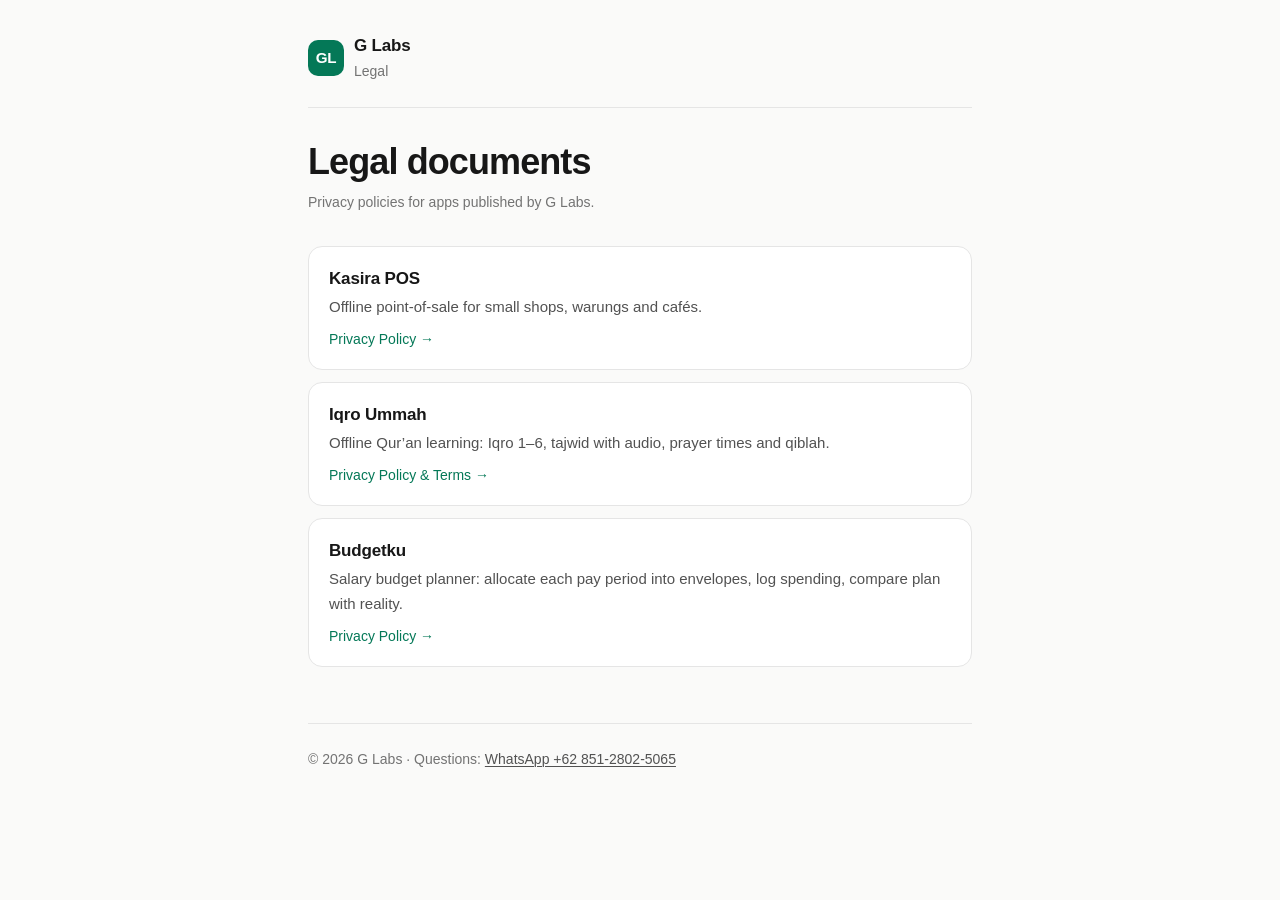
<file: index.html>
<!DOCTYPE html>
<html lang="en">
<head>
<meta charset="utf-8">
<meta name="viewport" content="width=device-width, initial-scale=1">
<title>Legal — G Labs</title>
<meta name="description" content="Privacy policies and legal documents for apps published by G Labs.">
<link rel="stylesheet" href="assets/style.css">
</head>
<body>
<div class="wrap">

  <header class="masthead">
    <div class="mark">GL</div>
    <div>
      <div class="masthead-name">G Labs</div>
      <div class="masthead-sub">Legal</div>
    </div>
  </header>

  <main>
    <h1>Legal documents</h1>
    <p class="updated">Privacy policies for apps published by G Labs.</p>

    <ul class="apps">
      <li>
        <a class="app-card" href="kasira/">
          <div class="app-card-name">Kasira POS</div>
          <div class="app-card-desc">
            Offline point-of-sale for small shops, warungs and cafés.
          </div>
          <div class="app-card-links">Privacy Policy →</div>
        </a>
      </li>
      <li>
        <a class="app-card" href="iqro-ummah/">
          <div class="app-card-name">Iqro Ummah</div>
          <div class="app-card-desc">
            Offline Qur’an learning: Iqro 1–6, tajwid with audio, prayer times and qiblah.
          </div>
          <div class="app-card-links">Privacy Policy &amp; Terms →</div>
        </a>
      </li>
      <li>
        <a class="app-card" href="budgetku/">
          <div class="app-card-name">Budgetku</div>
          <div class="app-card-desc">
            Salary budget planner: allocate each pay period into envelopes, log spending, compare plan with reality.
          </div>
          <div class="app-card-links">Privacy Policy →</div>
        </a>
      </li>
    </ul>
  </main>

  <footer class="foot">
    <p>© 2026 G Labs · Questions: <a href="https://wa.me/6285128025065">WhatsApp +62 851-2802-5065</a></p>
  </footer>

</div>
</body>
</html>
</file>
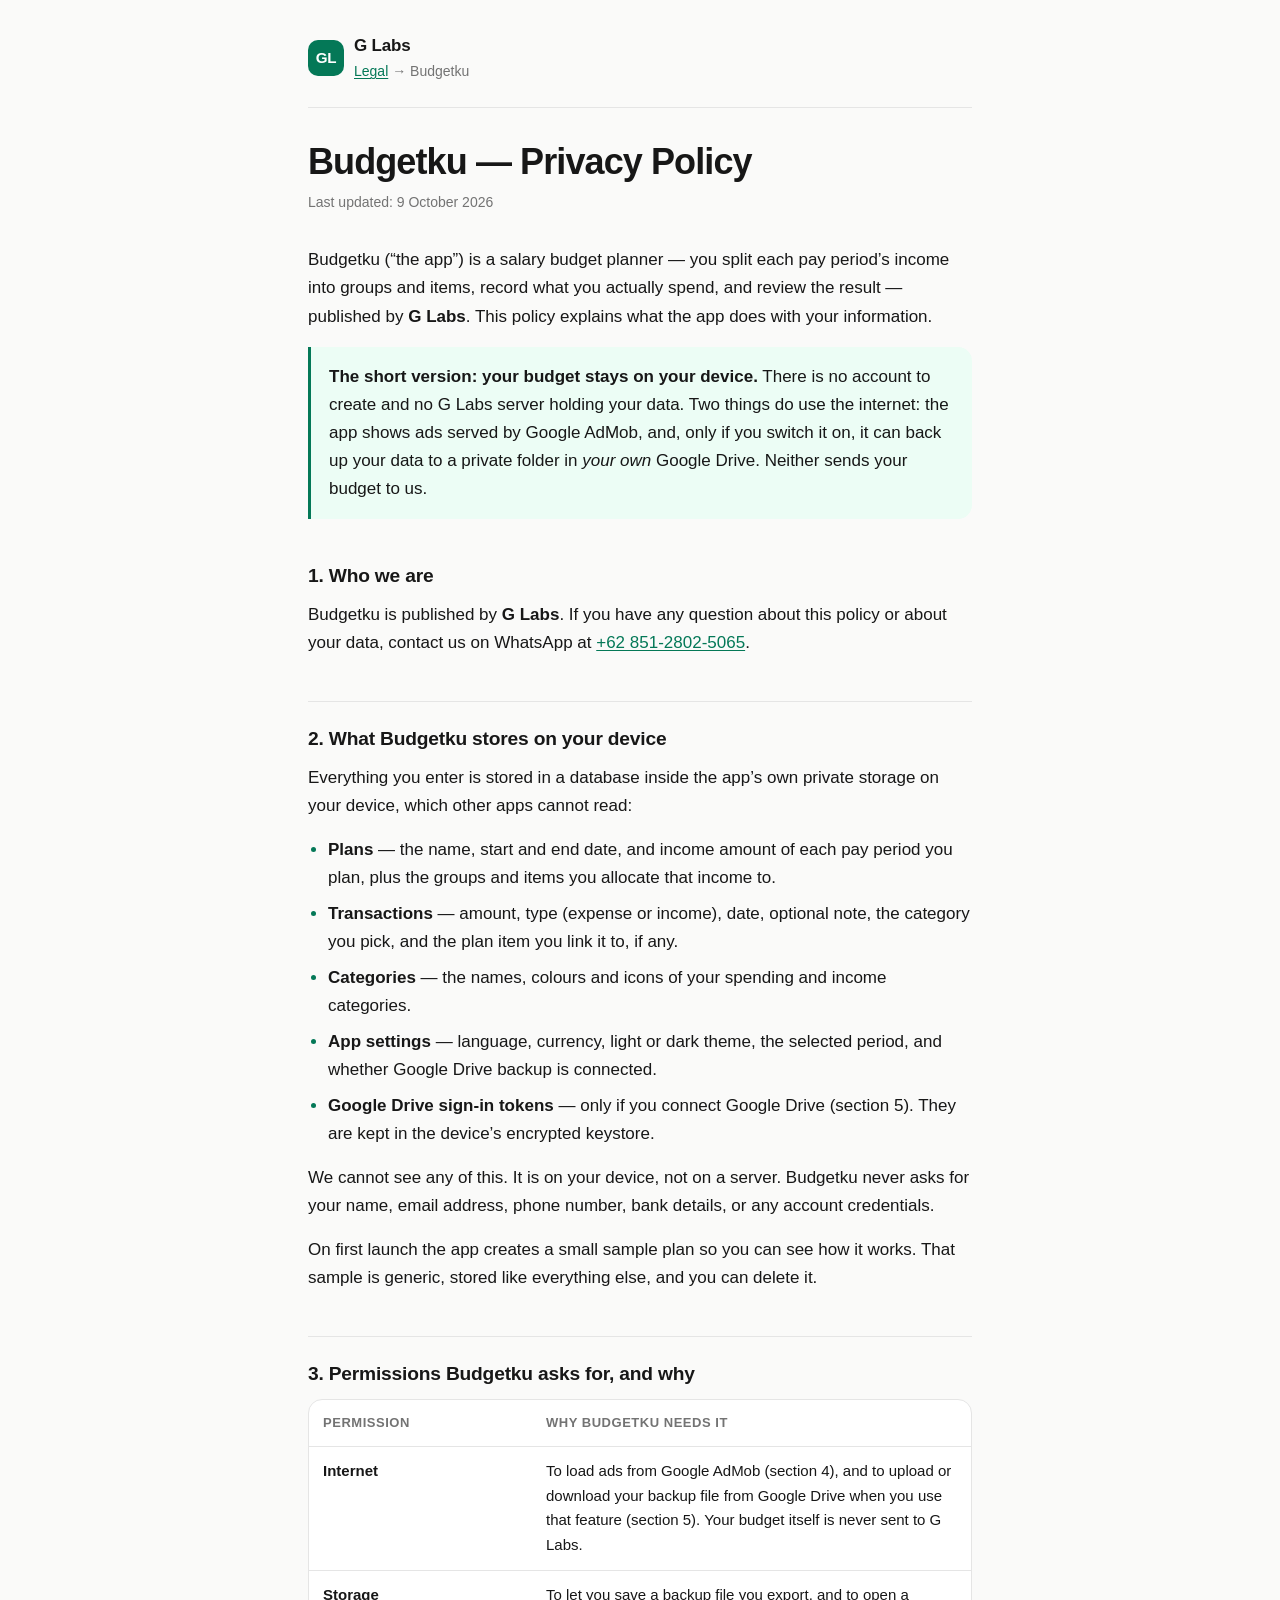
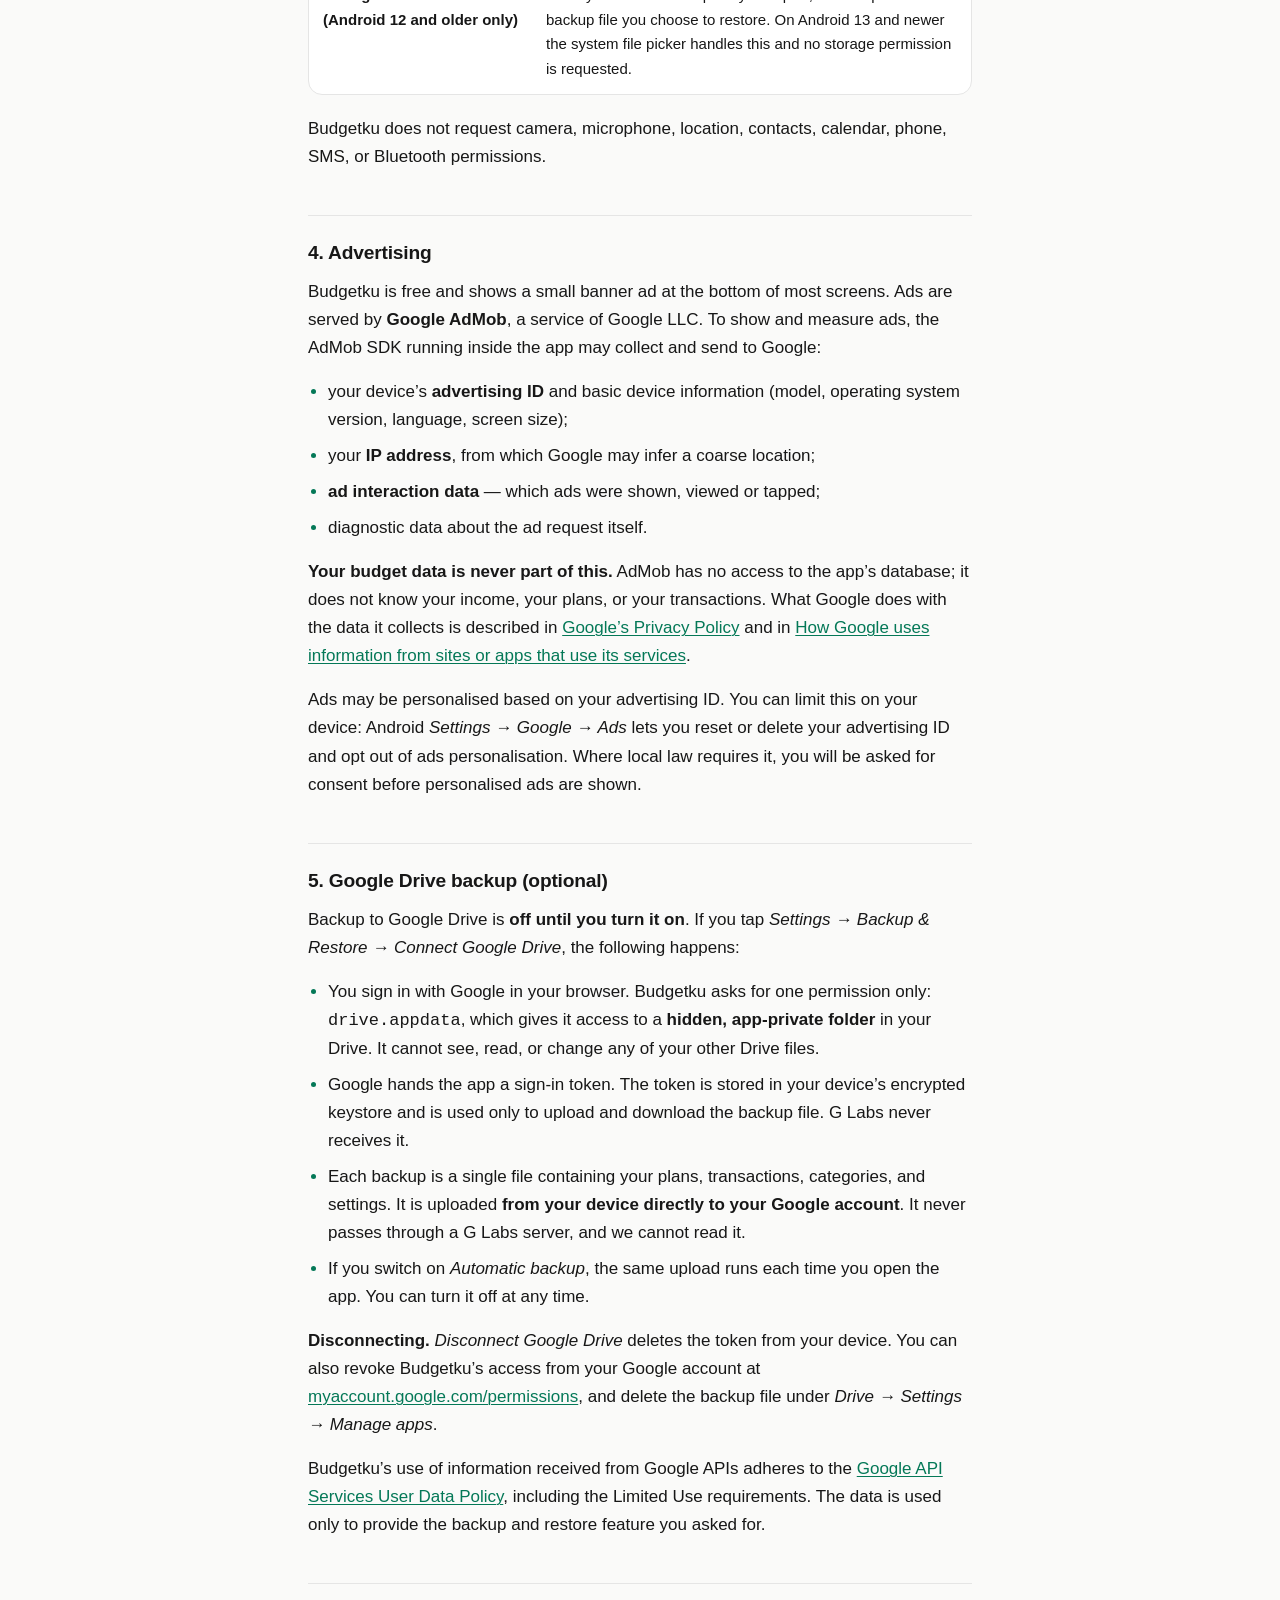
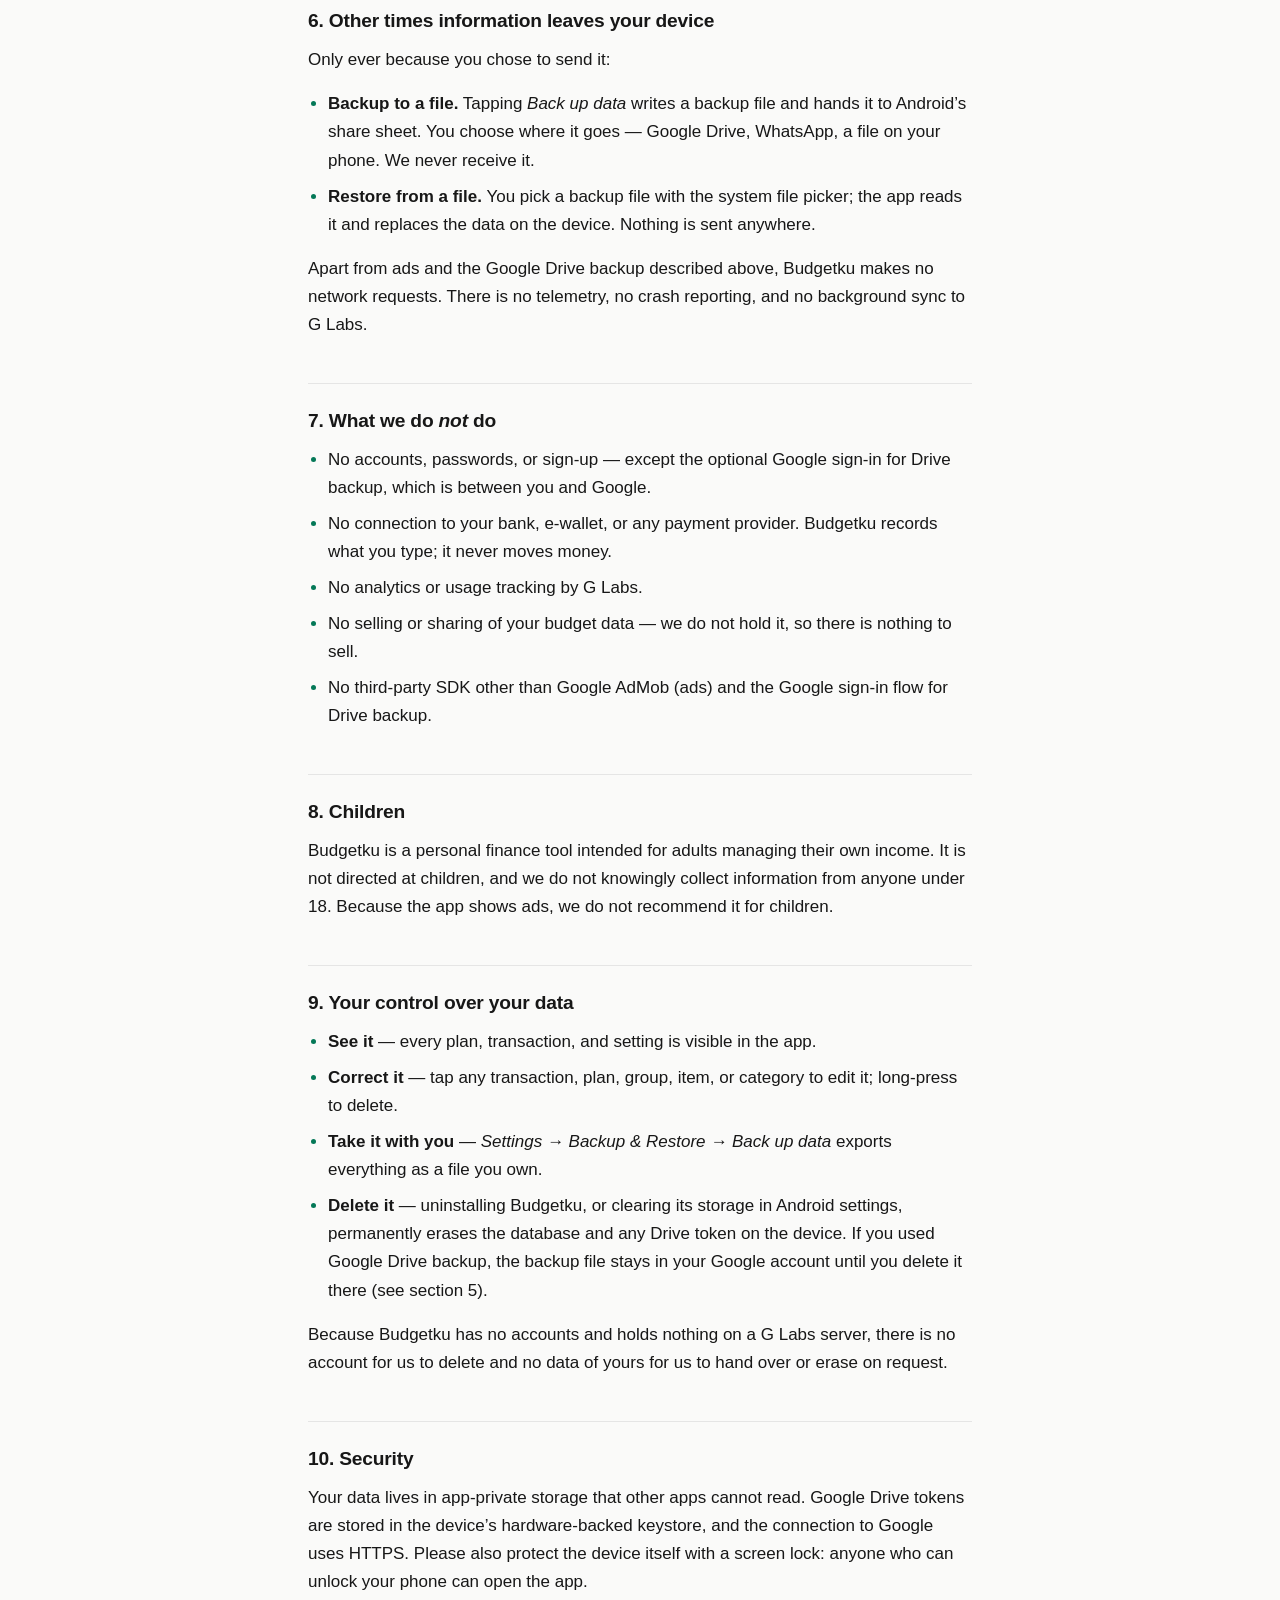
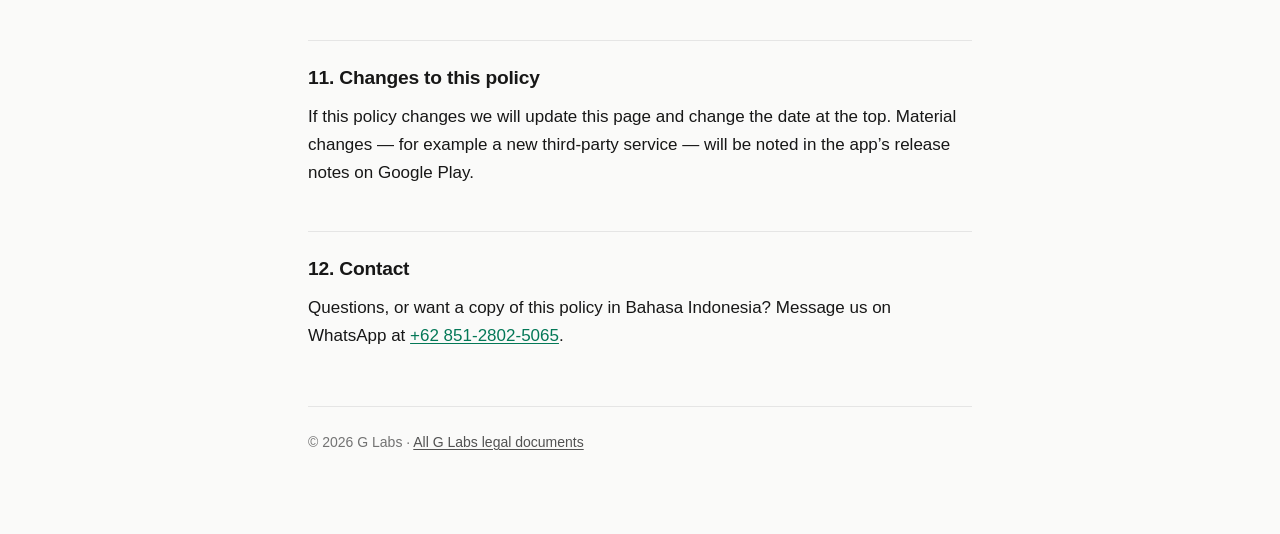
<file: budgetku/index.html>
<!DOCTYPE html>
<html lang="en">
<head>
<meta charset="utf-8">
<meta name="viewport" content="width=device-width, initial-scale=1">
<title>Privacy Policy — Budgetku | G Labs</title>
<meta name="description" content="Privacy policy for Budgetku, the salary budget planner by G Labs. Your budget stays on your device; the app shows ads and can back up to your own Google Drive if you choose.">
<link rel="stylesheet" href="../assets/style.css">
</head>
<body>
<div class="wrap">

  <header class="masthead">
    <div class="mark">GL</div>
    <div>
      <div class="masthead-name">G Labs</div>
      <div class="masthead-sub"><a href="../">Legal</a> → Budgetku</div>
    </div>
  </header>

  <main>
    <h1>Budgetku — Privacy Policy</h1>
    <p class="updated">Last updated: 9 October 2026</p>

    <p>
      Budgetku (“the app”) is a salary budget planner — you split each pay period’s income into
      groups and items, record what you actually spend, and review the result — published by
      <strong>G Labs</strong>. This policy explains what the app does with your information.
    </p>

    <div class="lede">
      <p>
        <strong>The short version: your budget stays on your device.</strong> There is no account
        to create and no G Labs server holding your data. Two things do use the internet: the app
        shows ads served by Google AdMob, and, only if you switch it on, it can back up your data
        to a private folder in <em>your own</em> Google Drive. Neither sends your budget to us.
      </p>
    </div>

    <h2>1. Who we are</h2>
    <p>
      Budgetku is published by <strong>G Labs</strong>. If you have any question about this policy
      or about your data, contact us on WhatsApp at
      <a href="https://wa.me/6285128025065">+62&nbsp;851-2802-5065</a>.
    </p>

    <h2>2. What Budgetku stores on your device</h2>
    <p>
      Everything you enter is stored in a database inside the app’s own private storage on your
      device, which other apps cannot read:
    </p>
    <ul>
      <li>
        <strong>Plans</strong> — the name, start and end date, and income amount of each pay
        period you plan, plus the groups and items you allocate that income to.
      </li>
      <li>
        <strong>Transactions</strong> — amount, type (expense or income), date, optional note,
        the category you pick, and the plan item you link it to, if any.
      </li>
      <li>
        <strong>Categories</strong> — the names, colours and icons of your spending and income
        categories.
      </li>
      <li>
        <strong>App settings</strong> — language, currency, light or dark theme, the selected
        period, and whether Google Drive backup is connected.
      </li>
      <li>
        <strong>Google Drive sign-in tokens</strong> — only if you connect Google Drive (section 5).
        They are kept in the device’s encrypted keystore.
      </li>
    </ul>
    <p>
      We cannot see any of this. It is on your device, not on a server. Budgetku never asks for
      your name, email address, phone number, bank details, or any account credentials.
    </p>
    <p>
      On first launch the app creates a small sample plan so you can see how it works. That sample
      is generic, stored like everything else, and you can delete it.
    </p>

    <h2>3. Permissions Budgetku asks for, and why</h2>
    <div class="table-scroll">
      <table>
        <thead>
          <tr>
            <th scope="col">Permission</th>
            <th scope="col">Why Budgetku needs it</th>
          </tr>
        </thead>
        <tbody>
          <tr>
            <th scope="row">Internet</th>
            <td>
              To load ads from Google AdMob (section 4), and to upload or download your backup
              file from Google Drive when you use that feature (section 5). Your budget itself is
              never sent to G Labs.
            </td>
          </tr>
          <tr>
            <th scope="row">Storage<br>(Android&nbsp;12 and older only)</th>
            <td>
              To let you save a backup file you export, and to open a backup file you choose to
              restore. On Android 13 and newer the system file picker handles this and no storage
              permission is requested.
            </td>
          </tr>
        </tbody>
      </table>
    </div>
    <p>
      Budgetku does not request camera, microphone, location, contacts, calendar, phone, SMS, or
      Bluetooth permissions.
    </p>

    <h2>4. Advertising</h2>
    <p>
      Budgetku is free and shows a small banner ad at the bottom of most screens. Ads are served
      by <strong>Google AdMob</strong>, a service of Google LLC. To show and measure ads, the
      AdMob SDK running inside the app may collect and send to Google:
    </p>
    <ul>
      <li>your device’s <strong>advertising ID</strong> and basic device information (model,
          operating system version, language, screen size);</li>
      <li>your <strong>IP address</strong>, from which Google may infer a coarse location;</li>
      <li><strong>ad interaction data</strong> — which ads were shown, viewed or tapped;</li>
      <li>diagnostic data about the ad request itself.</li>
    </ul>
    <p>
      <strong>Your budget data is never part of this.</strong> AdMob has no access to the app’s
      database; it does not know your income, your plans, or your transactions. What Google does
      with the data it collects is described in
      <a href="https://policies.google.com/privacy">Google’s Privacy Policy</a> and in
      <a href="https://support.google.com/admob/answer/6128543">How Google uses information from
      sites or apps that use its services</a>.
    </p>
    <p>
      Ads may be personalised based on your advertising ID. You can limit this on your device:
      Android <em>Settings → Google → Ads</em> lets you reset or delete your advertising ID and
      opt out of ads personalisation. Where local law requires it, you will be asked for consent
      before personalised ads are shown.
    </p>

    <h2>5. Google Drive backup (optional)</h2>
    <p>
      Backup to Google Drive is <strong>off until you turn it on</strong>. If you tap
      <em>Settings → Backup &amp; Restore → Connect Google Drive</em>, the following happens:
    </p>
    <ul>
      <li>
        You sign in with Google in your browser. Budgetku asks for one permission only:
        <code>drive.appdata</code>, which gives it access to a <strong>hidden, app-private
        folder</strong> in your Drive. It cannot see, read, or change any of your other Drive
        files.
      </li>
      <li>
        Google hands the app a sign-in token. The token is stored in your device’s encrypted
        keystore and is used only to upload and download the backup file. G Labs never receives
        it.
      </li>
      <li>
        Each backup is a single file containing your plans, transactions, categories, and
        settings. It is uploaded <strong>from your device directly to your Google account</strong>.
        It never passes through a G Labs server, and we cannot read it.
      </li>
      <li>
        If you switch on <em>Automatic backup</em>, the same upload runs each time you open the
        app. You can turn it off at any time.
      </li>
    </ul>
    <p>
      <strong>Disconnecting.</strong> <em>Disconnect Google Drive</em> deletes the token from your
      device. You can also revoke Budgetku’s access from your Google account at
      <a href="https://myaccount.google.com/permissions">myaccount.google.com/permissions</a>, and
      delete the backup file under <em>Drive → Settings → Manage apps</em>.
    </p>
    <p>
      Budgetku’s use of information received from Google APIs adheres to the
      <a href="https://developers.google.com/terms/api-services-user-data-policy">Google API
      Services User Data Policy</a>, including the Limited Use requirements. The data is used
      only to provide the backup and restore feature you asked for.
    </p>

    <h2>6. Other times information leaves your device</h2>
    <p>Only ever because you chose to send it:</p>
    <ul>
      <li>
        <strong>Backup to a file.</strong> Tapping <em>Back up data</em> writes a backup file and
        hands it to Android’s share sheet. You choose where it goes — Google Drive, WhatsApp, a
        file on your phone. We never receive it.
      </li>
      <li>
        <strong>Restore from a file.</strong> You pick a backup file with the system file picker;
        the app reads it and replaces the data on the device. Nothing is sent anywhere.
      </li>
    </ul>
    <p>
      Apart from ads and the Google Drive backup described above, Budgetku makes no network
      requests. There is no telemetry, no crash reporting, and no background sync to G Labs.
    </p>

    <h2>7. What we do <em>not</em> do</h2>
    <ul>
      <li>No accounts, passwords, or sign-up — except the optional Google sign-in for Drive
          backup, which is between you and Google.</li>
      <li>No connection to your bank, e-wallet, or any payment provider. Budgetku records what
          you type; it never moves money.</li>
      <li>No analytics or usage tracking by G Labs.</li>
      <li>No selling or sharing of your budget data — we do not hold it, so there is nothing to
          sell.</li>
      <li>No third-party SDK other than Google AdMob (ads) and the Google sign-in flow for Drive
          backup.</li>
    </ul>

    <h2>8. Children</h2>
    <p>
      Budgetku is a personal finance tool intended for adults managing their own income. It is not
      directed at children, and we do not knowingly collect information from anyone under 18.
      Because the app shows ads, we do not recommend it for children.
    </p>

    <h2>9. Your control over your data</h2>
    <ul>
      <li><strong>See it</strong> — every plan, transaction, and setting is visible in the app.</li>
      <li>
        <strong>Correct it</strong> — tap any transaction, plan, group, item, or category to edit it;
        long-press to delete.
      </li>
      <li>
        <strong>Take it with you</strong> — <em>Settings → Backup &amp; Restore → Back up data</em>
        exports everything as a file you own.
      </li>
      <li>
        <strong>Delete it</strong> — uninstalling Budgetku, or clearing its storage in Android
        settings, permanently erases the database and any Drive token on the device. If you used
        Google Drive backup, the backup file stays in your Google account until you delete it
        there (see section 5).
      </li>
    </ul>
    <p>
      Because Budgetku has no accounts and holds nothing on a G Labs server, there is no account
      for us to delete and no data of yours for us to hand over or erase on request.
    </p>

    <h2>10. Security</h2>
    <p>
      Your data lives in app-private storage that other apps cannot read. Google Drive tokens are
      stored in the device’s hardware-backed keystore, and the connection to Google uses HTTPS.
      Please also protect the device itself with a screen lock: anyone who can unlock your phone
      can open the app.
    </p>

    <h2>11. Changes to this policy</h2>
    <p>
      If this policy changes we will update this page and change the date at the top. Material
      changes — for example a new third-party service — will be noted in the app’s release notes
      on Google Play.
    </p>

    <h2>12. Contact</h2>
    <p>
      Questions, or want a copy of this policy in Bahasa Indonesia? Message us on WhatsApp at
      <a href="https://wa.me/6285128025065">+62&nbsp;851-2802-5065</a>.
    </p>
  </main>

  <footer class="foot">
    <p>© 2026 G Labs · <a href="../">All G Labs legal documents</a></p>
  </footer>

</div>
</body>
</html>
</file>
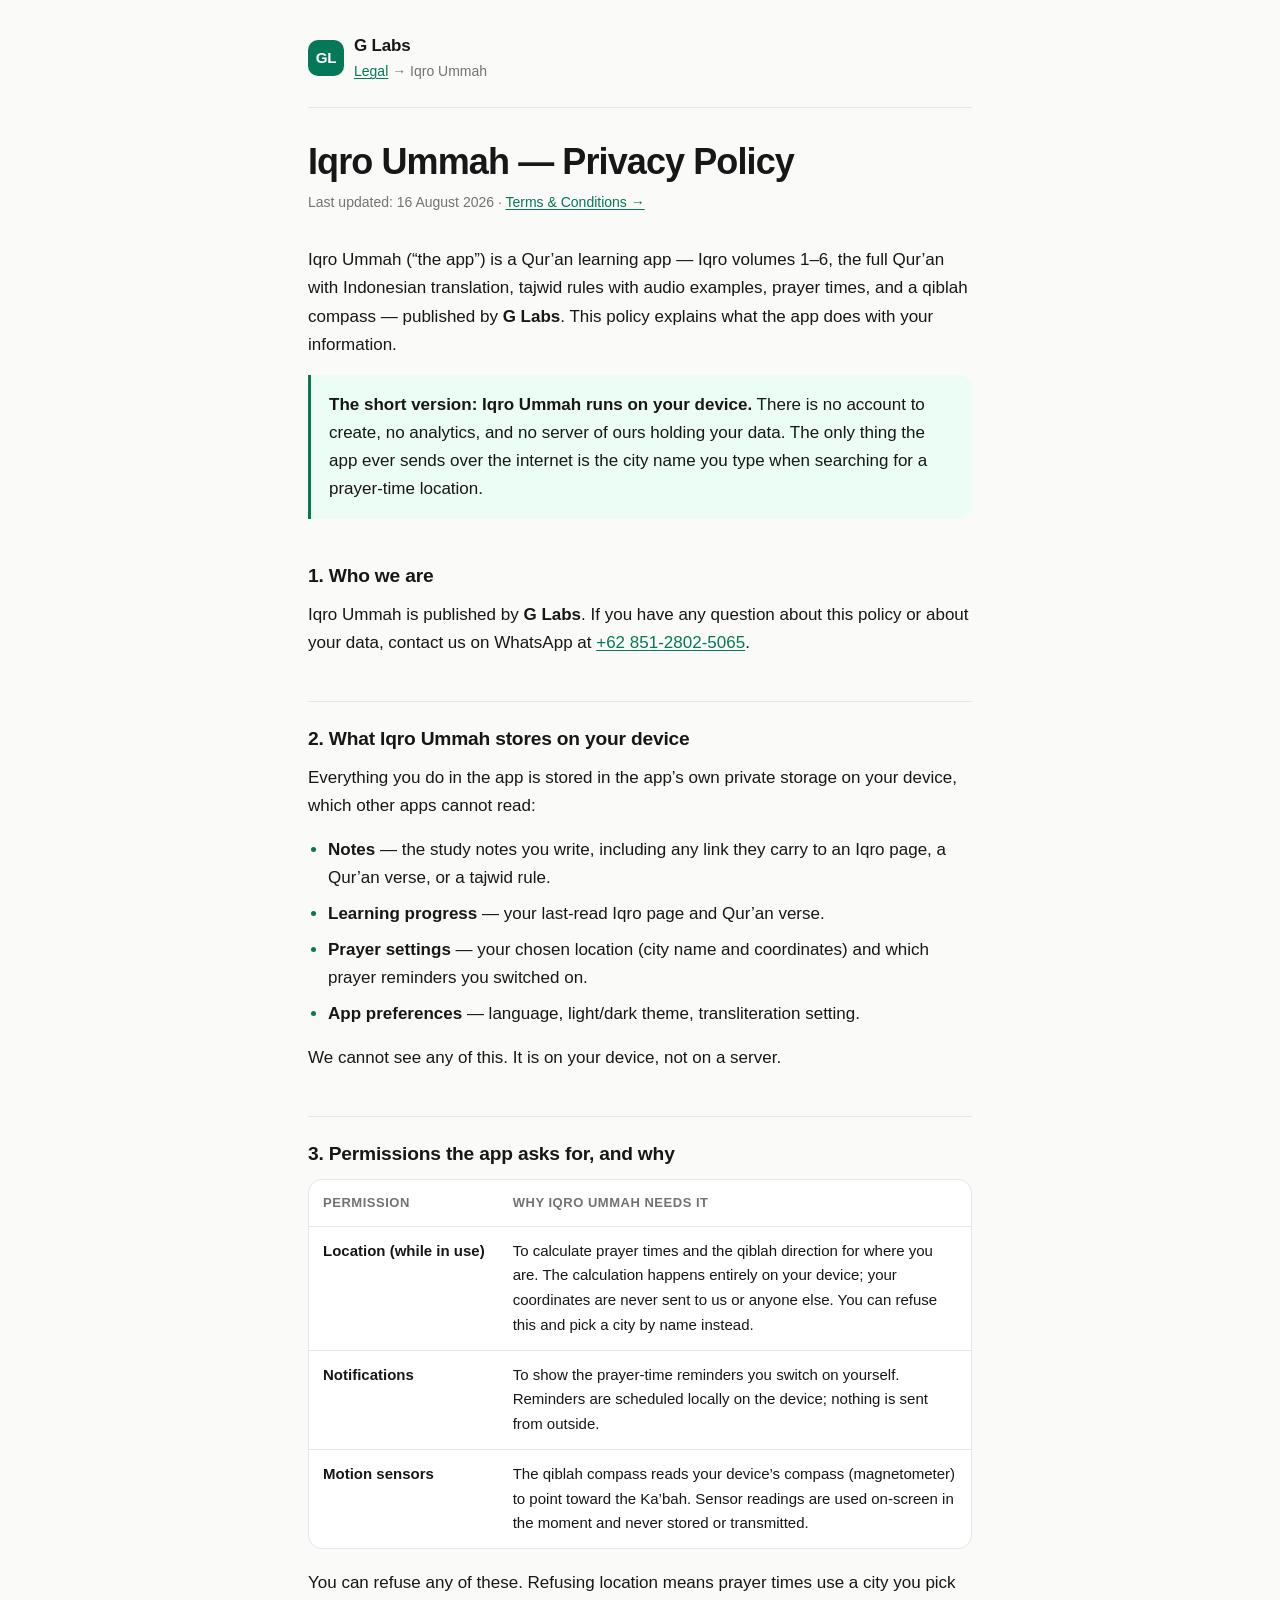
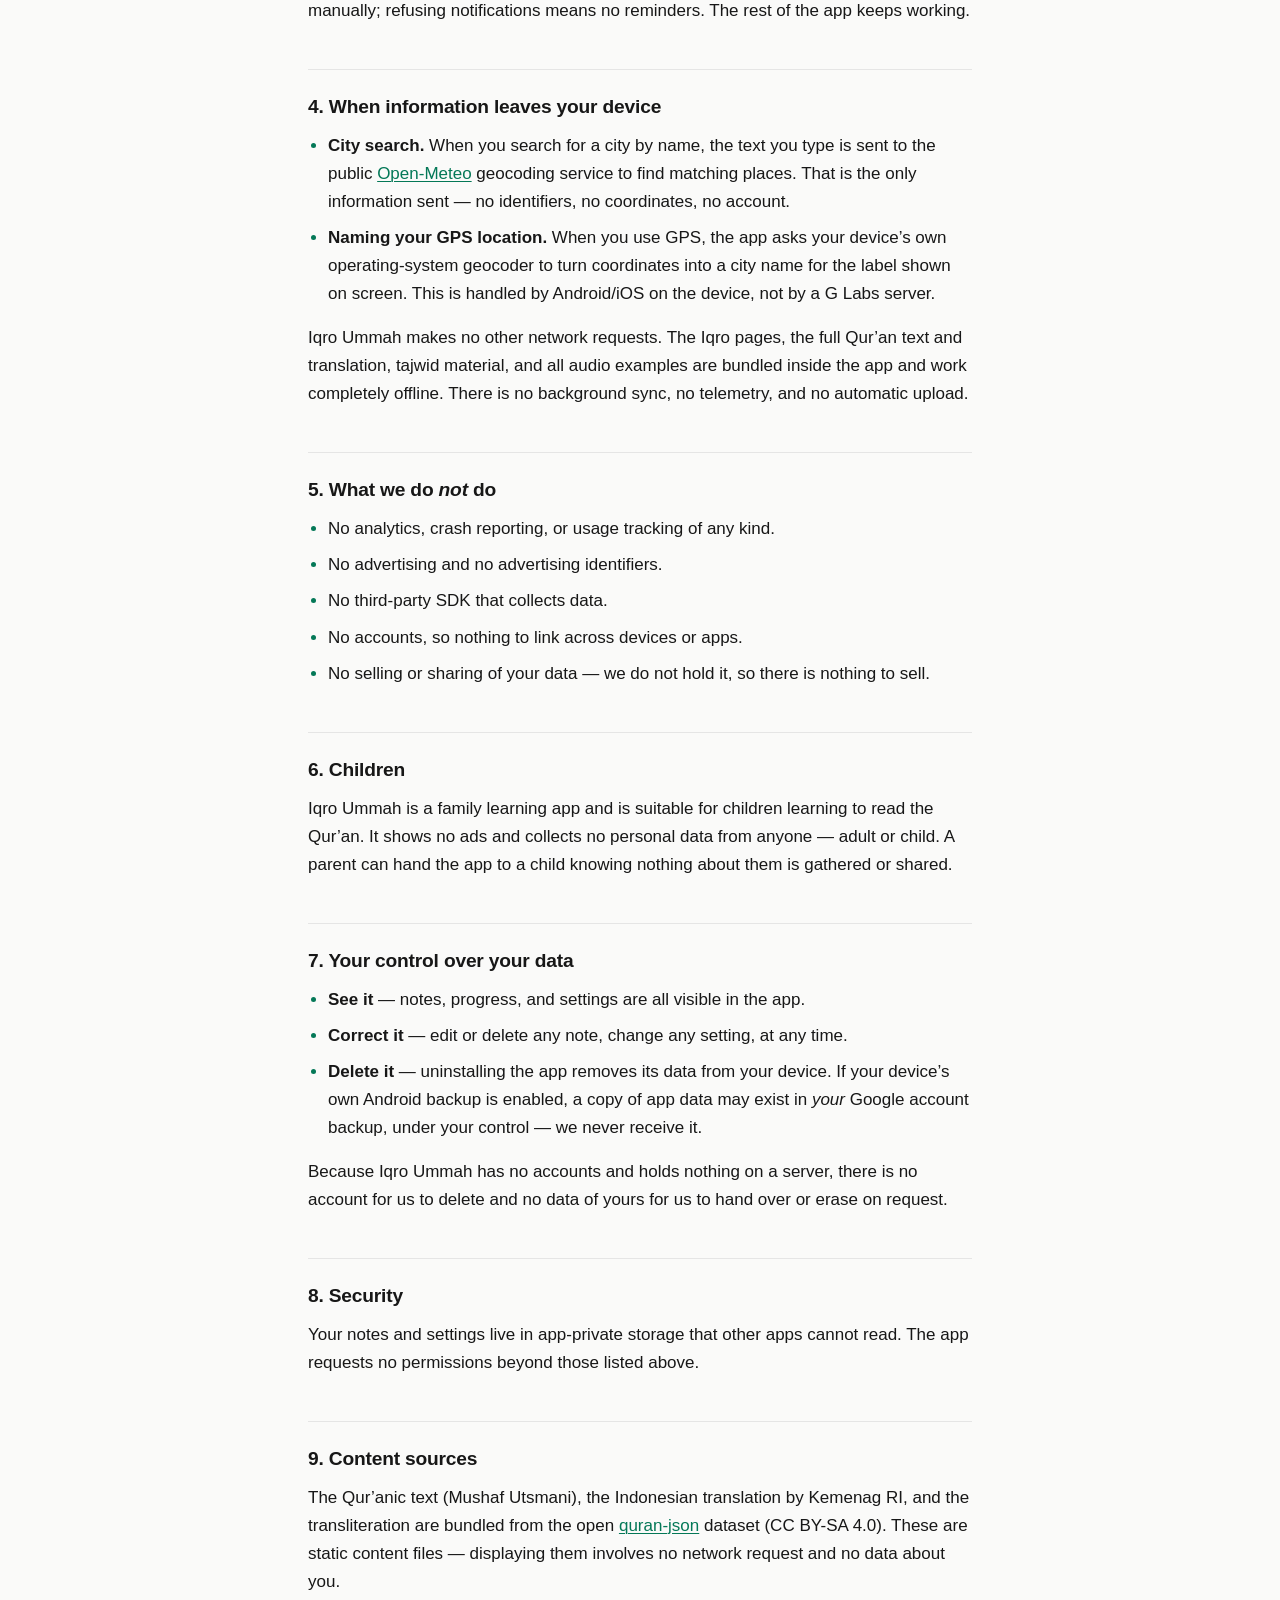
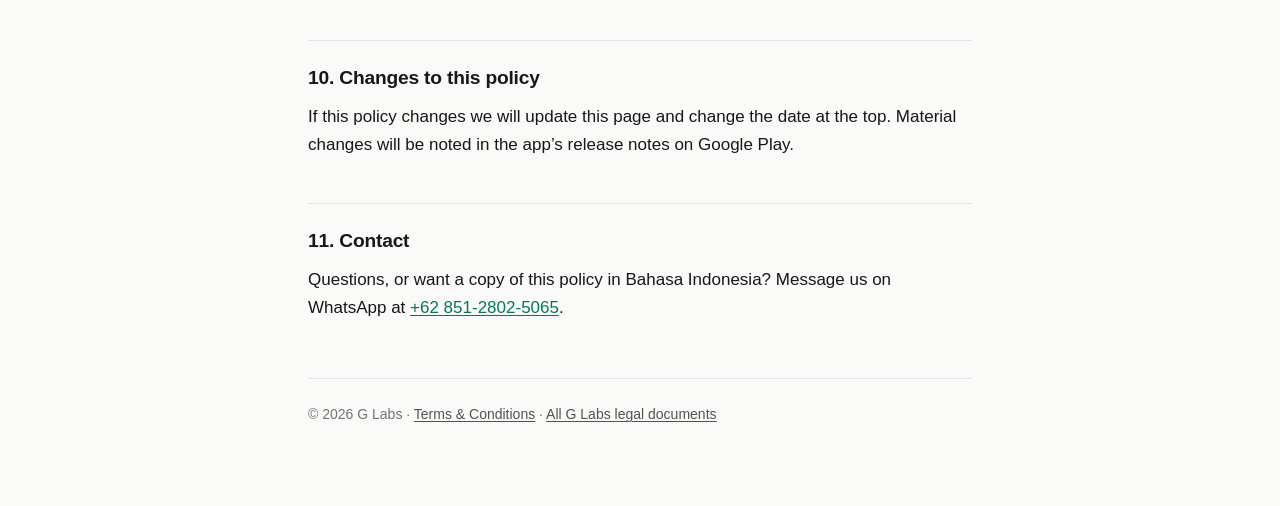
<file: iqro-ummah/index.html>
<!DOCTYPE html>
<html lang="en">
<head>
<meta charset="utf-8">
<meta name="viewport" content="width=device-width, initial-scale=1">
<title>Privacy Policy — Iqro Ummah | G Labs</title>
<meta name="description" content="Privacy policy for Iqro Ummah, the offline Qur'an learning app by G Labs. Iqro Ummah has no accounts, no analytics, and keeps your data on your own device.">
<link rel="stylesheet" href="../assets/style.css">
</head>
<body>
<div class="wrap">

  <header class="masthead">
    <div class="mark">GL</div>
    <div>
      <div class="masthead-name">G Labs</div>
      <div class="masthead-sub"><a href="../">Legal</a> → Iqro Ummah</div>
    </div>
  </header>

  <main>
    <h1>Iqro Ummah — Privacy Policy</h1>
    <p class="updated">Last updated: 16 August 2026 · <a href="terms/">Terms &amp; Conditions →</a></p>

    <p>
      Iqro Ummah (“the app”) is a Qur’an learning app — Iqro volumes 1–6, the full Qur’an with
      Indonesian translation, tajwid rules with audio examples, prayer times, and a qiblah
      compass — published by <strong>G Labs</strong>. This policy explains what the app does with
      your information.
    </p>

    <div class="lede">
      <p>
        <strong>The short version: Iqro Ummah runs on your device.</strong> There is no account to
        create, no analytics, and no server of ours holding your data. The only thing the app ever
        sends over the internet is the city name you type when searching for a prayer-time
        location.
      </p>
    </div>

    <h2>1. Who we are</h2>
    <p>
      Iqro Ummah is published by <strong>G Labs</strong>. If you have any question about this
      policy or about your data, contact us on WhatsApp at
      <a href="https://wa.me/6285128025065">+62&nbsp;851-2802-5065</a>.
    </p>

    <h2>2. What Iqro Ummah stores on your device</h2>
    <p>
      Everything you do in the app is stored in the app’s own private storage on your device,
      which other apps cannot read:
    </p>
    <ul>
      <li>
        <strong>Notes</strong> — the study notes you write, including any link they carry to an
        Iqro page, a Qur’an verse, or a tajwid rule.
      </li>
      <li>
        <strong>Learning progress</strong> — your last-read Iqro page and Qur’an verse.
      </li>
      <li>
        <strong>Prayer settings</strong> — your chosen location (city name and coordinates) and
        which prayer reminders you switched on.
      </li>
      <li>
        <strong>App preferences</strong> — language, light/dark theme, transliteration setting.
      </li>
    </ul>
    <p>We cannot see any of this. It is on your device, not on a server.</p>

    <h2>3. Permissions the app asks for, and why</h2>
    <div class="table-scroll">
      <table>
        <thead>
          <tr>
            <th scope="col">Permission</th>
            <th scope="col">Why Iqro Ummah needs it</th>
          </tr>
        </thead>
        <tbody>
          <tr>
            <th scope="row">Location (while in use)</th>
            <td>
              To calculate prayer times and the qiblah direction for where you are. The
              calculation happens entirely on your device; your coordinates are never sent to us
              or anyone else. You can refuse this and pick a city by name instead.
            </td>
          </tr>
          <tr>
            <th scope="row">Notifications</th>
            <td>
              To show the prayer-time reminders you switch on yourself. Reminders are scheduled
              locally on the device; nothing is sent from outside.
            </td>
          </tr>
          <tr>
            <th scope="row">Motion sensors</th>
            <td>
              The qiblah compass reads your device’s compass (magnetometer) to point toward the
              Ka’bah. Sensor readings are used on-screen in the moment and never stored or
              transmitted.
            </td>
          </tr>
        </tbody>
      </table>
    </div>
    <p>
      You can refuse any of these. Refusing location means prayer times use a city you pick
      manually; refusing notifications means no reminders. The rest of the app keeps working.
    </p>

    <h2>4. When information leaves your device</h2>
    <ul>
      <li>
        <strong>City search.</strong> When you search for a city by name, the text you type is
        sent to the public
        <a href="https://open-meteo.com/">Open-Meteo</a> geocoding service to find matching
        places. That is the only information sent — no identifiers, no coordinates, no account.
      </li>
      <li>
        <strong>Naming your GPS location.</strong> When you use GPS, the app asks your device’s
        own operating-system geocoder to turn coordinates into a city name for the label shown
        on screen. This is handled by Android/iOS on the device, not by a G Labs server.
      </li>
    </ul>
    <p>
      Iqro Ummah makes no other network requests. The Iqro pages, the full Qur’an text and
      translation, tajwid material, and all audio examples are bundled inside the app and work
      completely offline. There is no background sync, no telemetry, and no automatic upload.
    </p>

    <h2>5. What we do <em>not</em> do</h2>
    <ul>
      <li>No analytics, crash reporting, or usage tracking of any kind.</li>
      <li>No advertising and no advertising identifiers.</li>
      <li>No third-party SDK that collects data.</li>
      <li>No accounts, so nothing to link across devices or apps.</li>
      <li>No selling or sharing of your data — we do not hold it, so there is nothing to sell.</li>
    </ul>

    <h2>6. Children</h2>
    <p>
      Iqro Ummah is a family learning app and is suitable for children learning to read the
      Qur’an. It shows no ads and collects no personal data from anyone — adult or child. A
      parent can hand the app to a child knowing nothing about them is gathered or shared.
    </p>

    <h2>7. Your control over your data</h2>
    <ul>
      <li><strong>See it</strong> — notes, progress, and settings are all visible in the app.</li>
      <li><strong>Correct it</strong> — edit or delete any note, change any setting, at any time.</li>
      <li>
        <strong>Delete it</strong> — uninstalling the app removes its data from your device. If
        your device’s own Android backup is enabled, a copy of app data may exist in
        <em>your</em> Google account backup, under your control — we never receive it.
      </li>
    </ul>
    <p>
      Because Iqro Ummah has no accounts and holds nothing on a server, there is no account for
      us to delete and no data of yours for us to hand over or erase on request.
    </p>

    <h2>8. Security</h2>
    <p>
      Your notes and settings live in app-private storage that other apps cannot read. The app
      requests no permissions beyond those listed above.
    </p>

    <h2>9. Content sources</h2>
    <p>
      The Qur’anic text (Mushaf Utsmani), the Indonesian translation by Kemenag RI, and the
      transliteration are bundled from the open
      <a href="https://github.com/rioastamal/quran-json">quran-json</a> dataset
      (CC&nbsp;BY-SA&nbsp;4.0). These are static content files — displaying them involves no
      network request and no data about you.
    </p>

    <h2>10. Changes to this policy</h2>
    <p>
      If this policy changes we will update this page and change the date at the top. Material
      changes will be noted in the app’s release notes on Google Play.
    </p>

    <h2>11. Contact</h2>
    <p>
      Questions, or want a copy of this policy in Bahasa Indonesia? Message us on WhatsApp at
      <a href="https://wa.me/6285128025065">+62&nbsp;851-2802-5065</a>.
    </p>
  </main>

  <footer class="foot">
    <p>© 2026 G Labs · <a href="terms/">Terms &amp; Conditions</a> · <a href="../">All G Labs legal documents</a></p>
  </footer>

</div>
</body>
</html>
</file>
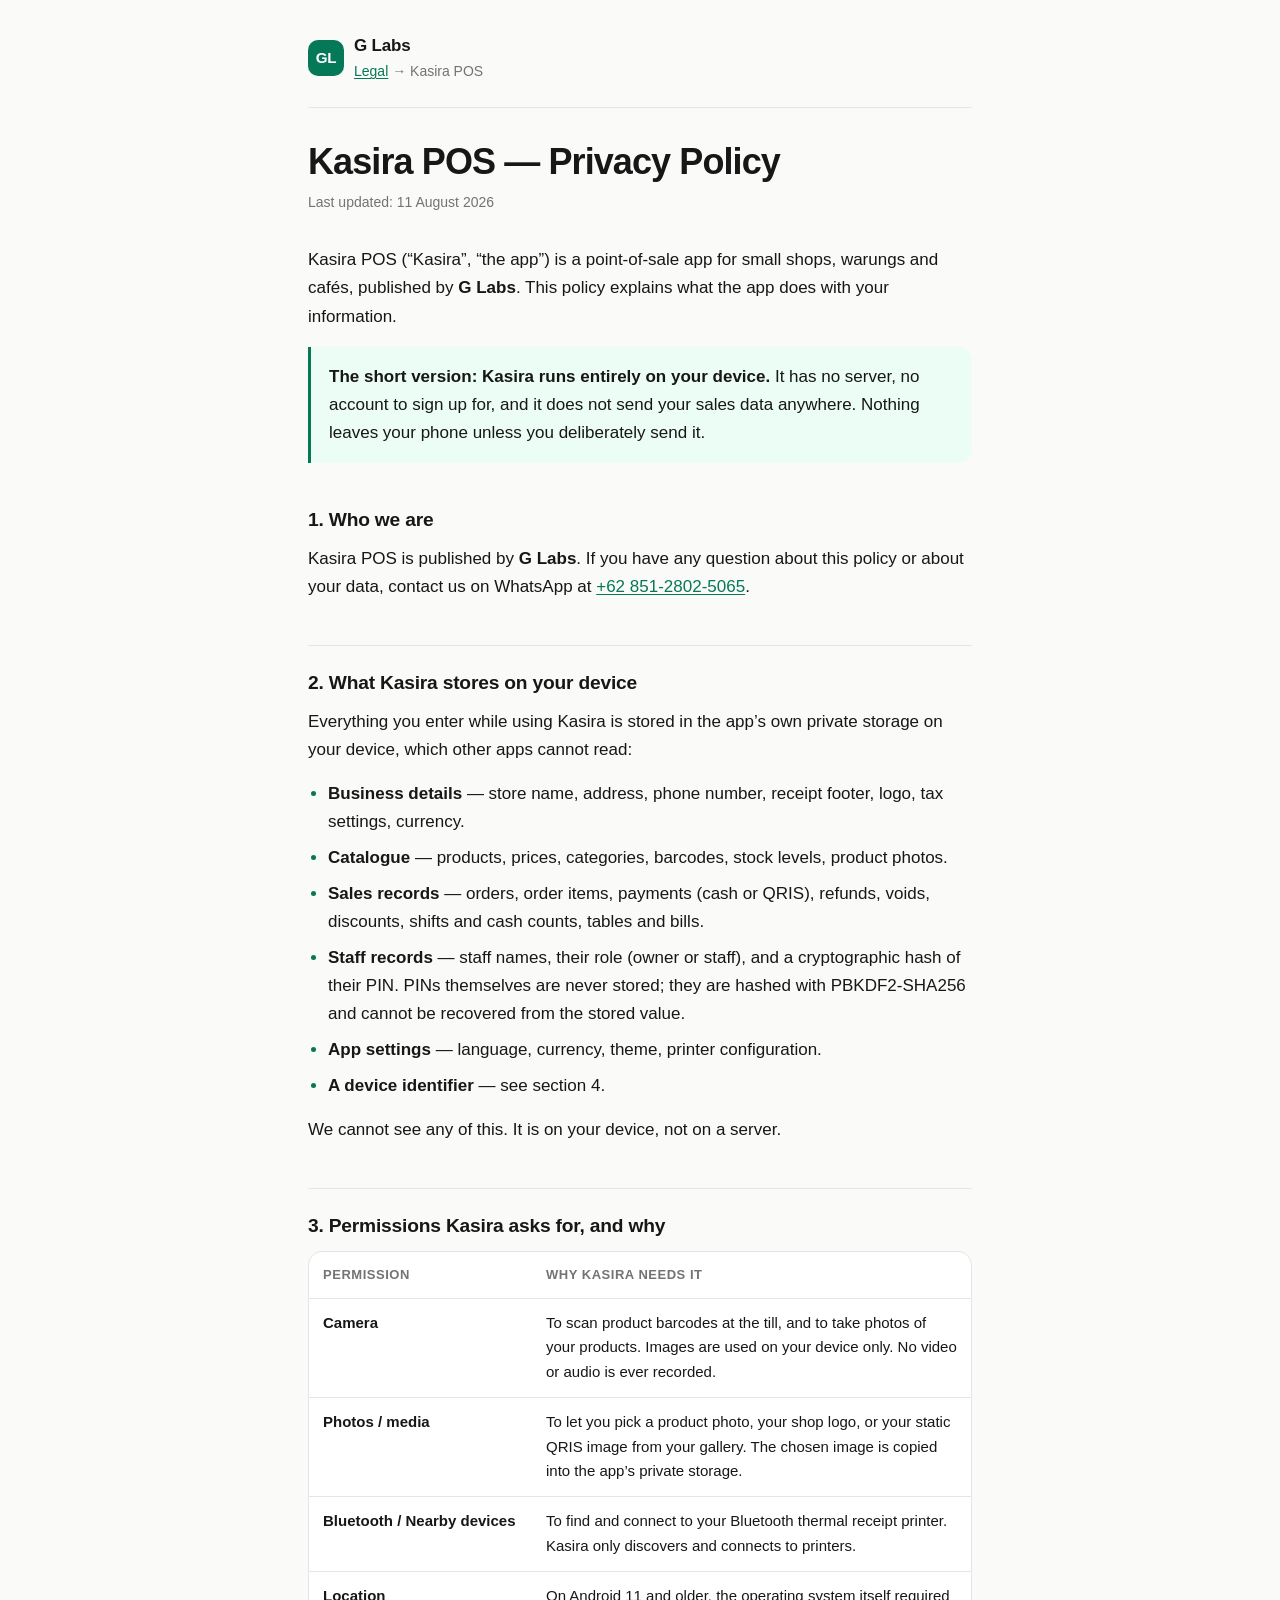
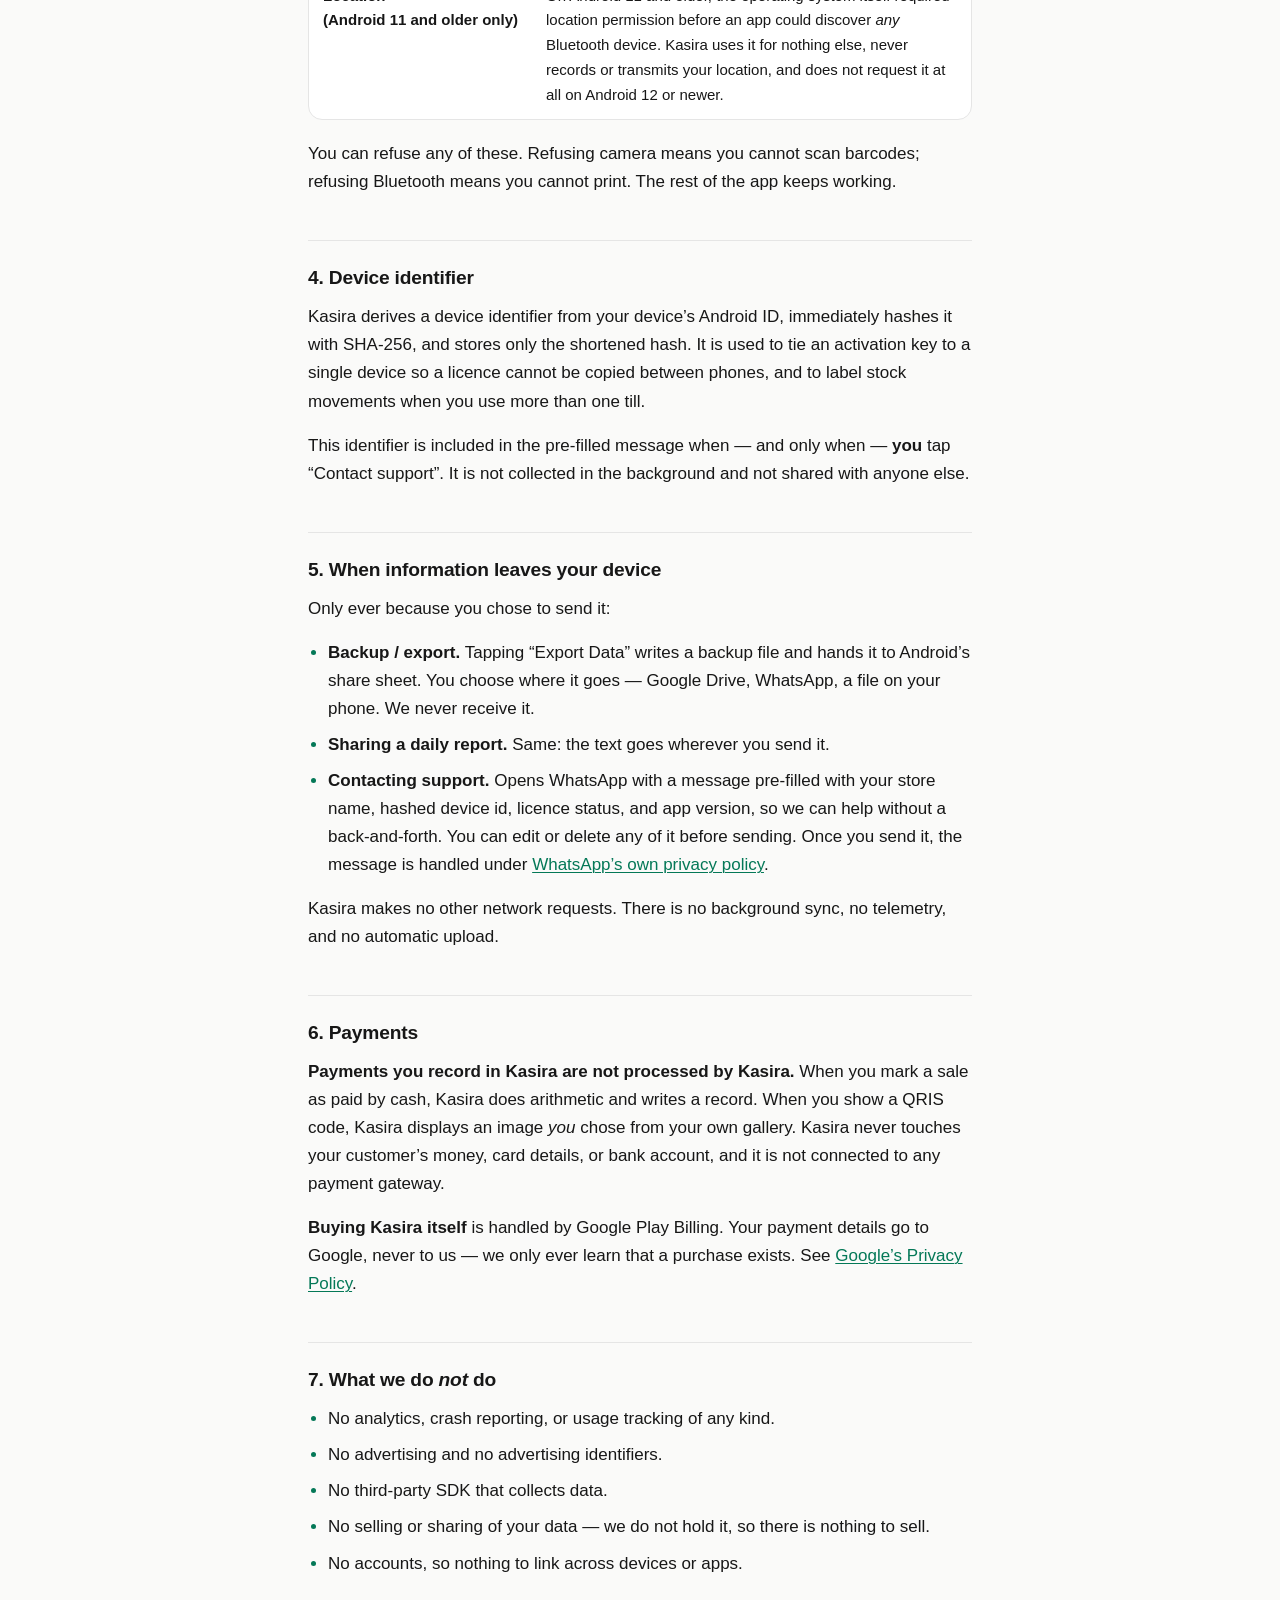
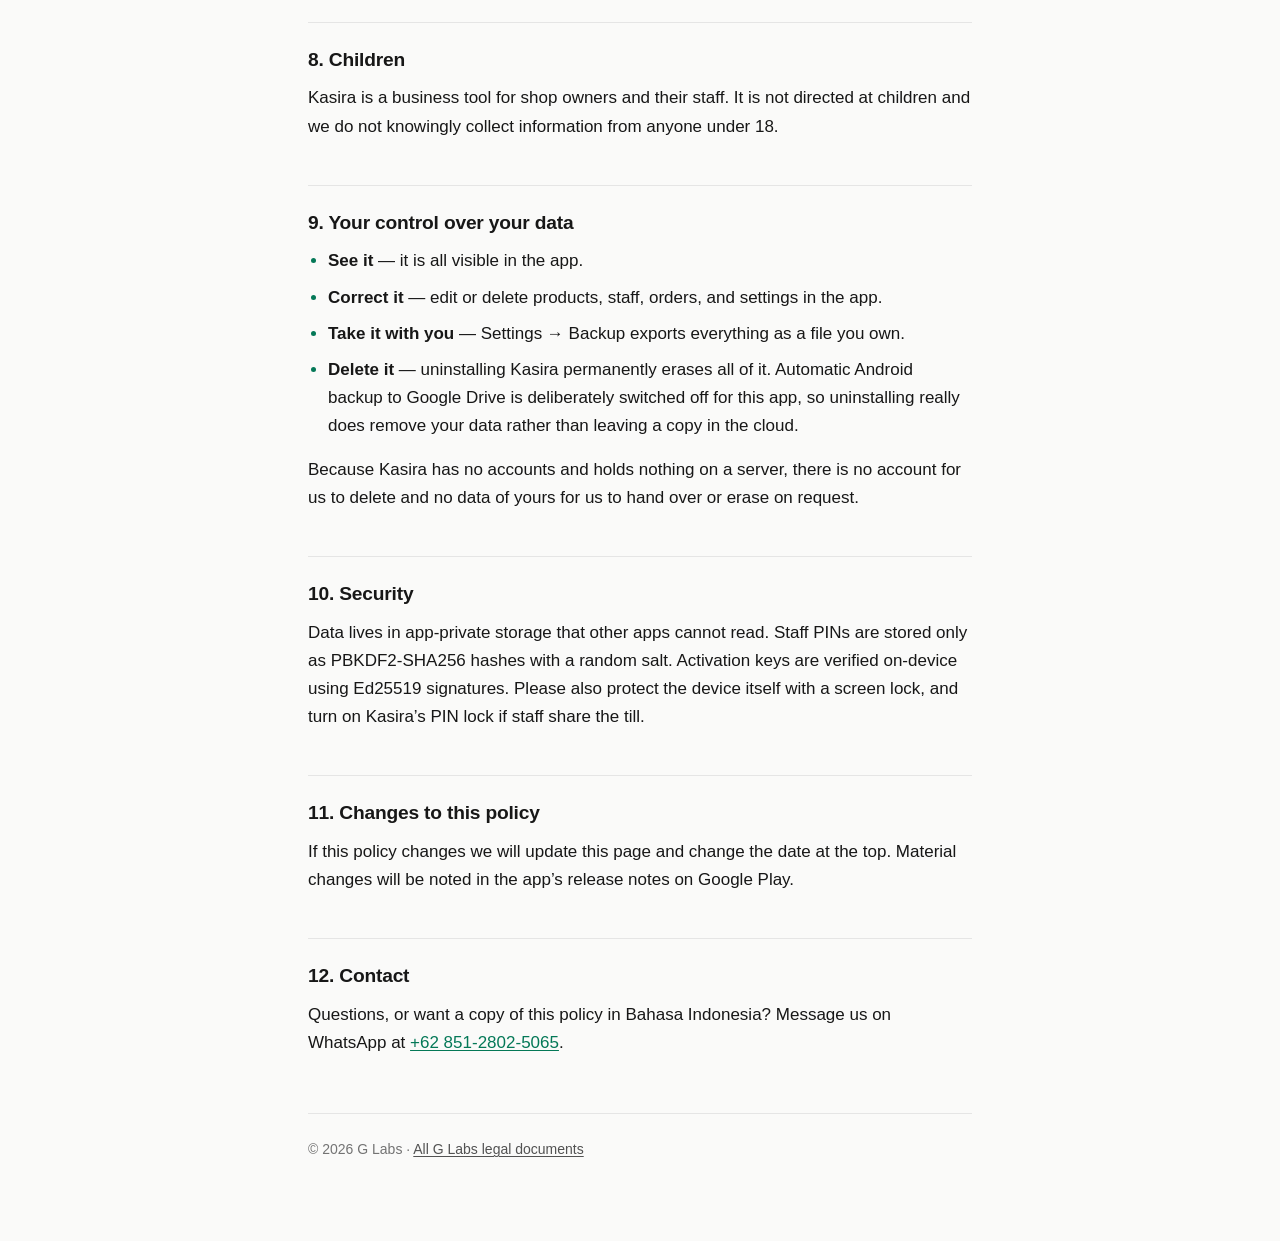
<file: kasira/index.html>
<!DOCTYPE html>
<html lang="en">
<head>
<meta charset="utf-8">
<meta name="viewport" content="width=device-width, initial-scale=1">
<title>Privacy Policy — Kasira POS | G Labs</title>
<meta name="description" content="Privacy policy for Kasira POS, the offline point-of-sale app by G Labs. Kasira stores your data on your own device and sends it nowhere.">
<link rel="stylesheet" href="../assets/style.css">
</head>
<body>
<div class="wrap">

  <header class="masthead">
    <div class="mark">GL</div>
    <div>
      <div class="masthead-name">G Labs</div>
      <div class="masthead-sub"><a href="../">Legal</a> → Kasira POS</div>
    </div>
  </header>

  <main>
    <h1>Kasira POS — Privacy Policy</h1>
    <p class="updated">Last updated: 11 August 2026</p>

    <p>
      Kasira POS (“Kasira”, “the app”) is a point-of-sale app for small shops, warungs and cafés,
      published by <strong>G Labs</strong>. This policy explains what the app does with your
      information.
    </p>

    <div class="lede">
      <p>
        <strong>The short version: Kasira runs entirely on your device.</strong> It has no server,
        no account to sign up for, and it does not send your sales data anywhere. Nothing leaves
        your phone unless you deliberately send it.
      </p>
    </div>

    <h2>1. Who we are</h2>
    <p>
      Kasira POS is published by <strong>G Labs</strong>. If you have any question about this policy
      or about your data, contact us on WhatsApp at
      <a href="https://wa.me/6285128025065">+62&nbsp;851-2802-5065</a>.
    </p>

    <h2>2. What Kasira stores on your device</h2>
    <p>
      Everything you enter while using Kasira is stored in the app’s own private storage on your
      device, which other apps cannot read:
    </p>
    <ul>
      <li>
        <strong>Business details</strong> — store name, address, phone number, receipt footer, logo,
        tax settings, currency.
      </li>
      <li>
        <strong>Catalogue</strong> — products, prices, categories, barcodes, stock levels, product
        photos.
      </li>
      <li>
        <strong>Sales records</strong> — orders, order items, payments (cash or QRIS), refunds,
        voids, discounts, shifts and cash counts, tables and bills.
      </li>
      <li>
        <strong>Staff records</strong> — staff names, their role (owner or staff), and a
        cryptographic hash of their PIN. PINs themselves are never stored; they are hashed with
        PBKDF2-SHA256 and cannot be recovered from the stored value.
      </li>
      <li>
        <strong>App settings</strong> — language, currency, theme, printer configuration.
      </li>
      <li><strong>A device identifier</strong> — see section 4.</li>
    </ul>
    <p>We cannot see any of this. It is on your device, not on a server.</p>

    <h2>3. Permissions Kasira asks for, and why</h2>
    <div class="table-scroll">
      <table>
        <thead>
          <tr>
            <th scope="col">Permission</th>
            <th scope="col">Why Kasira needs it</th>
          </tr>
        </thead>
        <tbody>
          <tr>
            <th scope="row">Camera</th>
            <td>
              To scan product barcodes at the till, and to take photos of your products. Images are
              used on your device only. No video or audio is ever recorded.
            </td>
          </tr>
          <tr>
            <th scope="row">Photos / media</th>
            <td>
              To let you pick a product photo, your shop logo, or your static QRIS image from your
              gallery. The chosen image is copied into the app’s private storage.
            </td>
          </tr>
          <tr>
            <th scope="row">Bluetooth / Nearby devices</th>
            <td>
              To find and connect to your Bluetooth thermal receipt printer. Kasira only discovers
              and connects to printers.
            </td>
          </tr>
          <tr>
            <th scope="row">Location<br>(Android&nbsp;11 and older only)</th>
            <td>
              On Android 11 and older, the operating system itself required location permission
              before an app could discover <em>any</em> Bluetooth device. Kasira uses it for nothing
              else, never records or transmits your location, and does not request it at all on
              Android 12 or newer.
            </td>
          </tr>
        </tbody>
      </table>
    </div>
    <p>
      You can refuse any of these. Refusing camera means you cannot scan barcodes; refusing
      Bluetooth means you cannot print. The rest of the app keeps working.
    </p>

    <h2>4. Device identifier</h2>
    <p>
      Kasira derives a device identifier from your device’s Android ID, immediately hashes it with
      SHA-256, and stores only the shortened hash. It is used to tie an activation key to a single
      device so a licence cannot be copied between phones, and to label stock movements when you use
      more than one till.
    </p>
    <p>
      This identifier is included in the pre-filled message when — and only when — <strong>you</strong>
      tap “Contact support”. It is not collected in the background and not shared with anyone else.
    </p>

    <h2>5. When information leaves your device</h2>
    <p>Only ever because you chose to send it:</p>
    <ul>
      <li>
        <strong>Backup / export.</strong> Tapping “Export Data” writes a backup file and hands it to
        Android’s share sheet. You choose where it goes — Google Drive, WhatsApp, a file on your
        phone. We never receive it.
      </li>
      <li>
        <strong>Sharing a daily report.</strong> Same: the text goes wherever you send it.
      </li>
      <li>
        <strong>Contacting support.</strong> Opens WhatsApp with a message pre-filled with your store
        name, hashed device id, licence status, and app version, so we can help without a
        back-and-forth. You can edit or delete any of it before sending. Once you send it, the
        message is handled under
        <a href="https://www.whatsapp.com/legal/privacy-policy">WhatsApp’s own privacy policy</a>.
      </li>
    </ul>
    <p>
      Kasira makes no other network requests. There is no background sync, no telemetry, and no
      automatic upload.
    </p>

    <h2>6. Payments</h2>
    <p>
      <strong>Payments you record in Kasira are not processed by Kasira.</strong> When you mark a
      sale as paid by cash, Kasira does arithmetic and writes a record. When you show a QRIS code,
      Kasira displays an image <em>you</em> chose from your own gallery. Kasira never touches your
      customer’s money, card details, or bank account, and it is not connected to any payment
      gateway.
    </p>
    <p>
      <strong>Buying Kasira itself</strong> is handled by Google Play Billing. Your payment details
      go to Google, never to us — we only ever learn that a purchase exists. See
      <a href="https://policies.google.com/privacy">Google’s Privacy Policy</a>.
    </p>

    <h2>7. What we do <em>not</em> do</h2>
    <ul>
      <li>No analytics, crash reporting, or usage tracking of any kind.</li>
      <li>No advertising and no advertising identifiers.</li>
      <li>No third-party SDK that collects data.</li>
      <li>No selling or sharing of your data — we do not hold it, so there is nothing to sell.</li>
      <li>No accounts, so nothing to link across devices or apps.</li>
    </ul>

    <h2>8. Children</h2>
    <p>
      Kasira is a business tool for shop owners and their staff. It is not directed at children and
      we do not knowingly collect information from anyone under 18.
    </p>

    <h2>9. Your control over your data</h2>
    <ul>
      <li><strong>See it</strong> — it is all visible in the app.</li>
      <li>
        <strong>Correct it</strong> — edit or delete products, staff, orders, and settings in the app.
      </li>
      <li>
        <strong>Take it with you</strong> — Settings → Backup exports everything as a file you own.
      </li>
      <li>
        <strong>Delete it</strong> — uninstalling Kasira permanently erases all of it. Automatic
        Android backup to Google Drive is deliberately switched off for this app, so uninstalling
        really does remove your data rather than leaving a copy in the cloud.
      </li>
    </ul>
    <p>
      Because Kasira has no accounts and holds nothing on a server, there is no account for us to
      delete and no data of yours for us to hand over or erase on request.
    </p>

    <h2>10. Security</h2>
    <p>
      Data lives in app-private storage that other apps cannot read. Staff PINs are stored only as
      PBKDF2-SHA256 hashes with a random salt. Activation keys are verified on-device using Ed25519
      signatures. Please also protect the device itself with a screen lock, and turn on Kasira’s PIN
      lock if staff share the till.
    </p>

    <h2>11. Changes to this policy</h2>
    <p>
      If this policy changes we will update this page and change the date at the top. Material
      changes will be noted in the app’s release notes on Google Play.
    </p>

    <h2>12. Contact</h2>
    <p>
      Questions, or want a copy of this policy in Bahasa Indonesia? Message us on WhatsApp at
      <a href="https://wa.me/6285128025065">+62&nbsp;851-2802-5065</a>.
    </p>
  </main>

  <footer class="foot">
    <p>© 2026 G Labs · <a href="../">All G Labs legal documents</a></p>
  </footer>

</div>
</body>
</html>
</file>
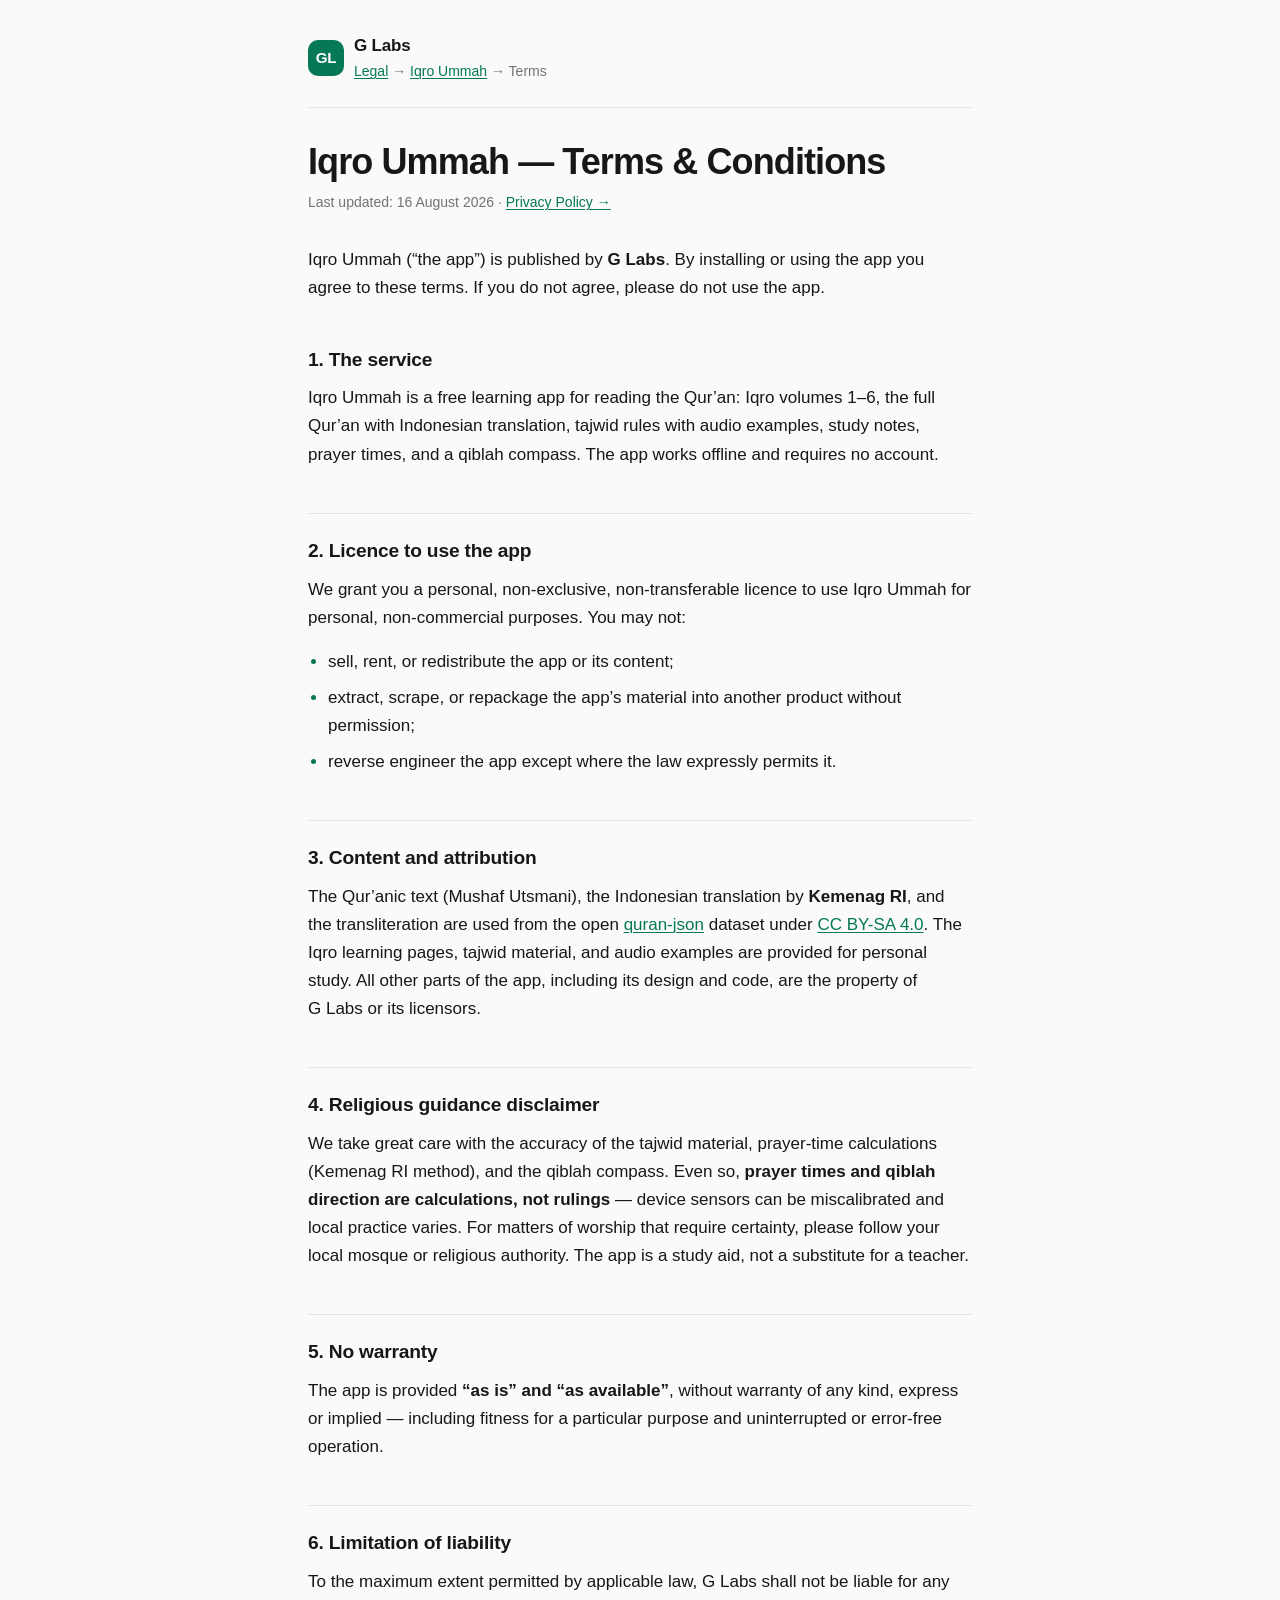
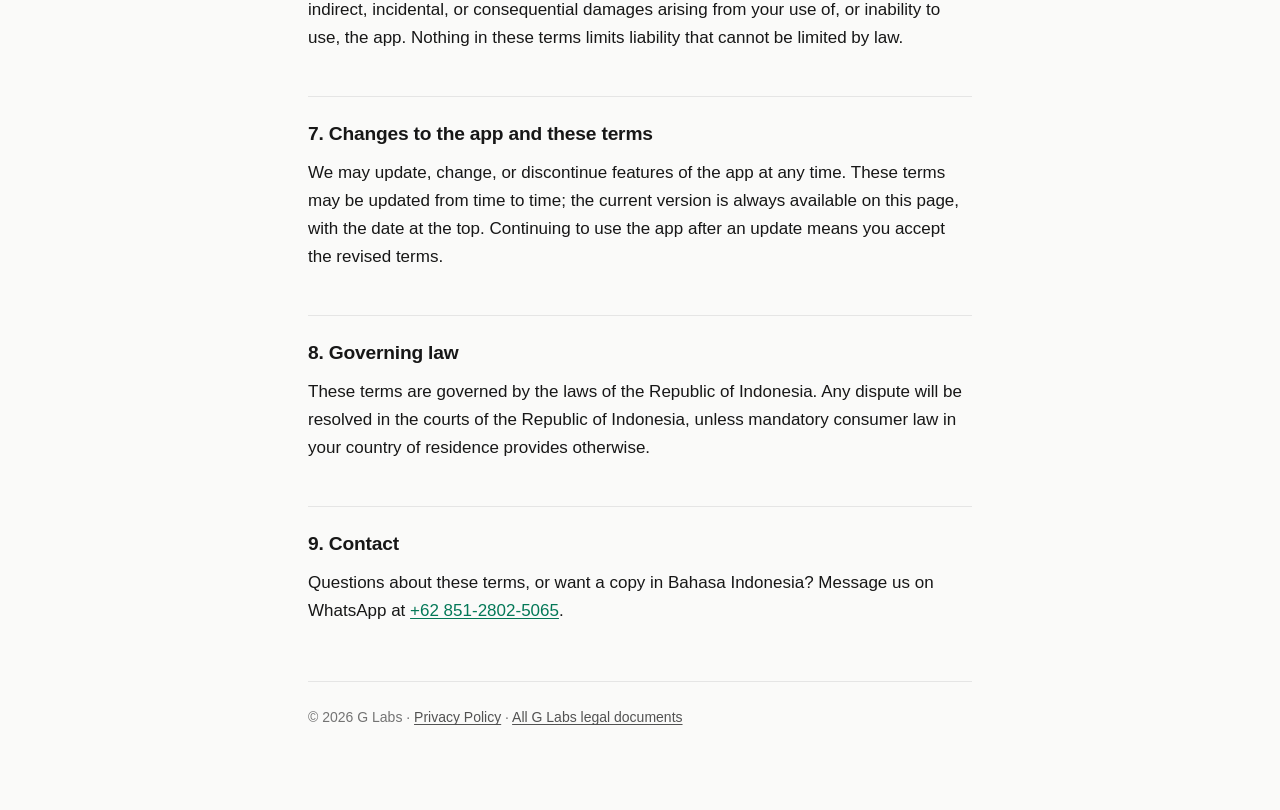
<file: iqro-ummah/terms/index.html>
<!DOCTYPE html>
<html lang="en">
<head>
<meta charset="utf-8">
<meta name="viewport" content="width=device-width, initial-scale=1">
<title>Terms &amp; Conditions — Iqro Ummah | G Labs</title>
<meta name="description" content="Terms and conditions for Iqro Ummah, the offline Qur'an learning app by G Labs.">
<link rel="stylesheet" href="../../assets/style.css">
</head>
<body>
<div class="wrap">

  <header class="masthead">
    <div class="mark">GL</div>
    <div>
      <div class="masthead-name">G Labs</div>
      <div class="masthead-sub"><a href="../../">Legal</a> → <a href="../">Iqro Ummah</a> → Terms</div>
    </div>
  </header>

  <main>
    <h1>Iqro Ummah — Terms &amp; Conditions</h1>
    <p class="updated">Last updated: 16 August 2026 · <a href="../">Privacy Policy →</a></p>

    <p>
      Iqro Ummah (“the app”) is published by <strong>G Labs</strong>. By installing or using the
      app you agree to these terms. If you do not agree, please do not use the app.
    </p>

    <h2>1. The service</h2>
    <p>
      Iqro Ummah is a free learning app for reading the Qur’an: Iqro volumes 1–6, the full Qur’an
      with Indonesian translation, tajwid rules with audio examples, study notes, prayer times,
      and a qiblah compass. The app works offline and requires no account.
    </p>

    <h2>2. Licence to use the app</h2>
    <p>
      We grant you a personal, non-exclusive, non-transferable licence to use Iqro Ummah for
      personal, non-commercial purposes. You may not:
    </p>
    <ul>
      <li>sell, rent, or redistribute the app or its content;</li>
      <li>extract, scrape, or repackage the app’s material into another product without permission;</li>
      <li>reverse engineer the app except where the law expressly permits it.</li>
    </ul>

    <h2>3. Content and attribution</h2>
    <p>
      The Qur’anic text (Mushaf Utsmani), the Indonesian translation by <strong>Kemenag RI</strong>,
      and the transliteration are used from the open
      <a href="https://github.com/rioastamal/quran-json">quran-json</a> dataset under
      <a href="https://creativecommons.org/licenses/by-sa/4.0/">CC&nbsp;BY-SA&nbsp;4.0</a>.
      The Iqro learning pages, tajwid material, and audio examples are provided for personal
      study. All other parts of the app, including its design and code, are the property of
      G&nbsp;Labs or its licensors.
    </p>

    <h2>4. Religious guidance disclaimer</h2>
    <p>
      We take great care with the accuracy of the tajwid material, prayer-time calculations
      (Kemenag RI method), and the qiblah compass. Even so, <strong>prayer times and qiblah
      direction are calculations, not rulings</strong> — device sensors can be miscalibrated and
      local practice varies. For matters of worship that require certainty, please follow your
      local mosque or religious authority. The app is a study aid, not a substitute for a
      teacher.
    </p>

    <h2>5. No warranty</h2>
    <p>
      The app is provided <strong>“as is” and “as available”</strong>, without warranty of any
      kind, express or implied — including fitness for a particular purpose and uninterrupted or
      error-free operation.
    </p>

    <h2>6. Limitation of liability</h2>
    <p>
      To the maximum extent permitted by applicable law, G Labs shall not be liable for any
      indirect, incidental, or consequential damages arising from your use of, or inability to
      use, the app. Nothing in these terms limits liability that cannot be limited by law.
    </p>

    <h2>7. Changes to the app and these terms</h2>
    <p>
      We may update, change, or discontinue features of the app at any time. These terms may be
      updated from time to time; the current version is always available on this page, with the
      date at the top. Continuing to use the app after an update means you accept the revised
      terms.
    </p>

    <h2>8. Governing law</h2>
    <p>
      These terms are governed by the laws of the Republic of Indonesia. Any dispute will be
      resolved in the courts of the Republic of Indonesia, unless mandatory consumer law in your
      country of residence provides otherwise.
    </p>

    <h2>9. Contact</h2>
    <p>
      Questions about these terms, or want a copy in Bahasa Indonesia? Message us on WhatsApp at
      <a href="https://wa.me/6285128025065">+62&nbsp;851-2802-5065</a>.
    </p>
  </main>

  <footer class="foot">
    <p>© 2026 G Labs · <a href="../">Privacy Policy</a> · <a href="../../">All G Labs legal documents</a></p>
  </footer>

</div>
</body>
</html>
</file>
<file: assets/style.css>
/*
 * G Labs legal site — shared styling.
 *
 * Mirrors the Kasira POS palette (tailwind.config.js in the app repo): the "Pandan"
 * green family for accents and "Kertas", a warm receipt-paper off-white, as the page
 * ground. Reused by every app's policy page, so keep it app-neutral.
 */

:root {
  --brand: #047857;        /* Pandan — primary */
  --brand-600: #059669;
  --brand-soft: #ecfdf5;
  --ground: #fafaf9;       /* Kertas */
  --card: #ffffff;
  --text: #171717;
  --text-muted: #525252;
  --text-faint: #737373;
  --rule: #e5e5e5;
  --radius: 14px;
}

@media (prefers-color-scheme: dark) {
  :root {
    --brand: #34d399;
    --brand-600: #6ee7b7;
    --brand-soft: #052e21;
    --ground: #0a0a0a;
    --card: #18181b;
    --text: #f5f5f5;
    --text-muted: #a3a3a3;
    --text-faint: #8a8a8a;
    --rule: #2e2e32;
  }
}

*,
*::before,
*::after {
  box-sizing: border-box;
}

html {
  -webkit-text-size-adjust: 100%;
}

body {
  margin: 0;
  background: var(--ground);
  color: var(--text);
  font-family: -apple-system, BlinkMacSystemFont, "Segoe UI", Roboto, "Helvetica Neue",
    Arial, sans-serif;
  font-size: 17px;
  line-height: 1.65;
  /* Legal text is read start-to-finish; don't let it hyphenate into soup. */
  -webkit-font-smoothing: antialiased;
}

.wrap {
  max-width: 44rem;
  margin: 0 auto;
  padding: 2rem 1.25rem 4rem;
}

/* ---------- header ---------- */

.masthead {
  display: flex;
  align-items: center;
  gap: 0.625rem;
  padding-bottom: 1.5rem;
  margin-bottom: 2rem;
  border-bottom: 1px solid var(--rule);
}

.mark {
  display: grid;
  place-items: center;
  width: 2.25rem;
  height: 2.25rem;
  border-radius: 10px;
  background: var(--brand);
  color: #fff;
  font-weight: 700;
  font-size: 0.95rem;
  letter-spacing: -0.02em;
  flex: none;
}

@media (prefers-color-scheme: dark) {
  .mark {
    color: #052e21;
  }
}

.masthead-name {
  font-weight: 650;
  letter-spacing: -0.01em;
}

.masthead-sub {
  color: var(--text-faint);
  font-size: 0.875rem;
}

/* ---------- type ---------- */

h1 {
  font-size: clamp(1.75rem, 5vw, 2.25rem);
  line-height: 1.2;
  letter-spacing: -0.025em;
  margin: 0 0 0.5rem;
}

h2 {
  font-size: 1.2rem;
  line-height: 1.35;
  letter-spacing: -0.01em;
  margin: 2.75rem 0 0.75rem;
  padding-top: 1.5rem;
  border-top: 1px solid var(--rule);
}

h2:first-of-type {
  border-top: 0;
  padding-top: 0;
}

h3 {
  font-size: 1rem;
  margin: 1.75rem 0 0.5rem;
}

p {
  margin: 0 0 1rem;
}

a {
  color: var(--brand);
  text-decoration-thickness: 1px;
  text-underline-offset: 2px;
}

a:hover {
  color: var(--brand-600);
}

strong {
  font-weight: 650;
}

.updated {
  color: var(--text-faint);
  font-size: 0.875rem;
  margin-bottom: 2rem;
}

/* The one-sentence summary that matters most to a reader (and a reviewer). */
.lede {
  background: var(--brand-soft);
  border-left: 3px solid var(--brand);
  border-radius: 0 var(--radius) var(--radius) 0;
  padding: 1rem 1.125rem;
  margin: 0 0 2rem;
}

.lede p:last-child {
  margin-bottom: 0;
}

ul {
  margin: 0 0 1rem;
  padding-left: 1.25rem;
}

li {
  margin-bottom: 0.5rem;
}

li::marker {
  color: var(--brand);
}

blockquote {
  margin: 1.25rem 0;
  padding: 0.75rem 1rem;
  border-left: 3px solid var(--rule);
  color: var(--text-muted);
  font-size: 0.9375rem;
}

/* ---------- tables ---------- */

/* Wide permission tables must scroll inside their own box, never the page body. */
.table-scroll {
  overflow-x: auto;
  margin: 0 0 1.25rem;
  border: 1px solid var(--rule);
  border-radius: var(--radius);
  background: var(--card);
}

table {
  width: 100%;
  border-collapse: collapse;
  font-size: 0.9375rem;
}

th,
td {
  text-align: left;
  padding: 0.75rem 0.875rem;
  vertical-align: top;
  border-bottom: 1px solid var(--rule);
}

tbody tr:last-child th,
tbody tr:last-child td {
  border-bottom: 0;
}

thead th {
  font-weight: 650;
  font-size: 0.8125rem;
  text-transform: uppercase;
  letter-spacing: 0.04em;
  color: var(--text-faint);
  white-space: nowrap;
}

tbody th {
  font-weight: 600;
  white-space: nowrap;
}

/* ---------- hub page app list ---------- */

.apps {
  list-style: none;
  margin: 0;
  padding: 0;
  display: grid;
  gap: 0.75rem;
}

.apps li {
  margin: 0;
}

.app-card {
  display: block;
  padding: 1.125rem 1.25rem;
  background: var(--card);
  border: 1px solid var(--rule);
  border-radius: var(--radius);
  text-decoration: none;
  color: inherit;
}

.app-card:hover {
  border-color: var(--brand);
  color: inherit;
}

.app-card-name {
  font-weight: 650;
  letter-spacing: -0.01em;
  margin-bottom: 0.125rem;
}

.app-card-desc {
  color: var(--text-muted);
  font-size: 0.9375rem;
}

.app-card-links {
  color: var(--brand);
  font-size: 0.875rem;
  margin-top: 0.5rem;
}

/* ---------- footer ---------- */

.foot {
  margin-top: 3.5rem;
  padding-top: 1.5rem;
  border-top: 1px solid var(--rule);
  color: var(--text-faint);
  font-size: 0.875rem;
}

.foot a {
  color: var(--text-muted);
}
</file>
